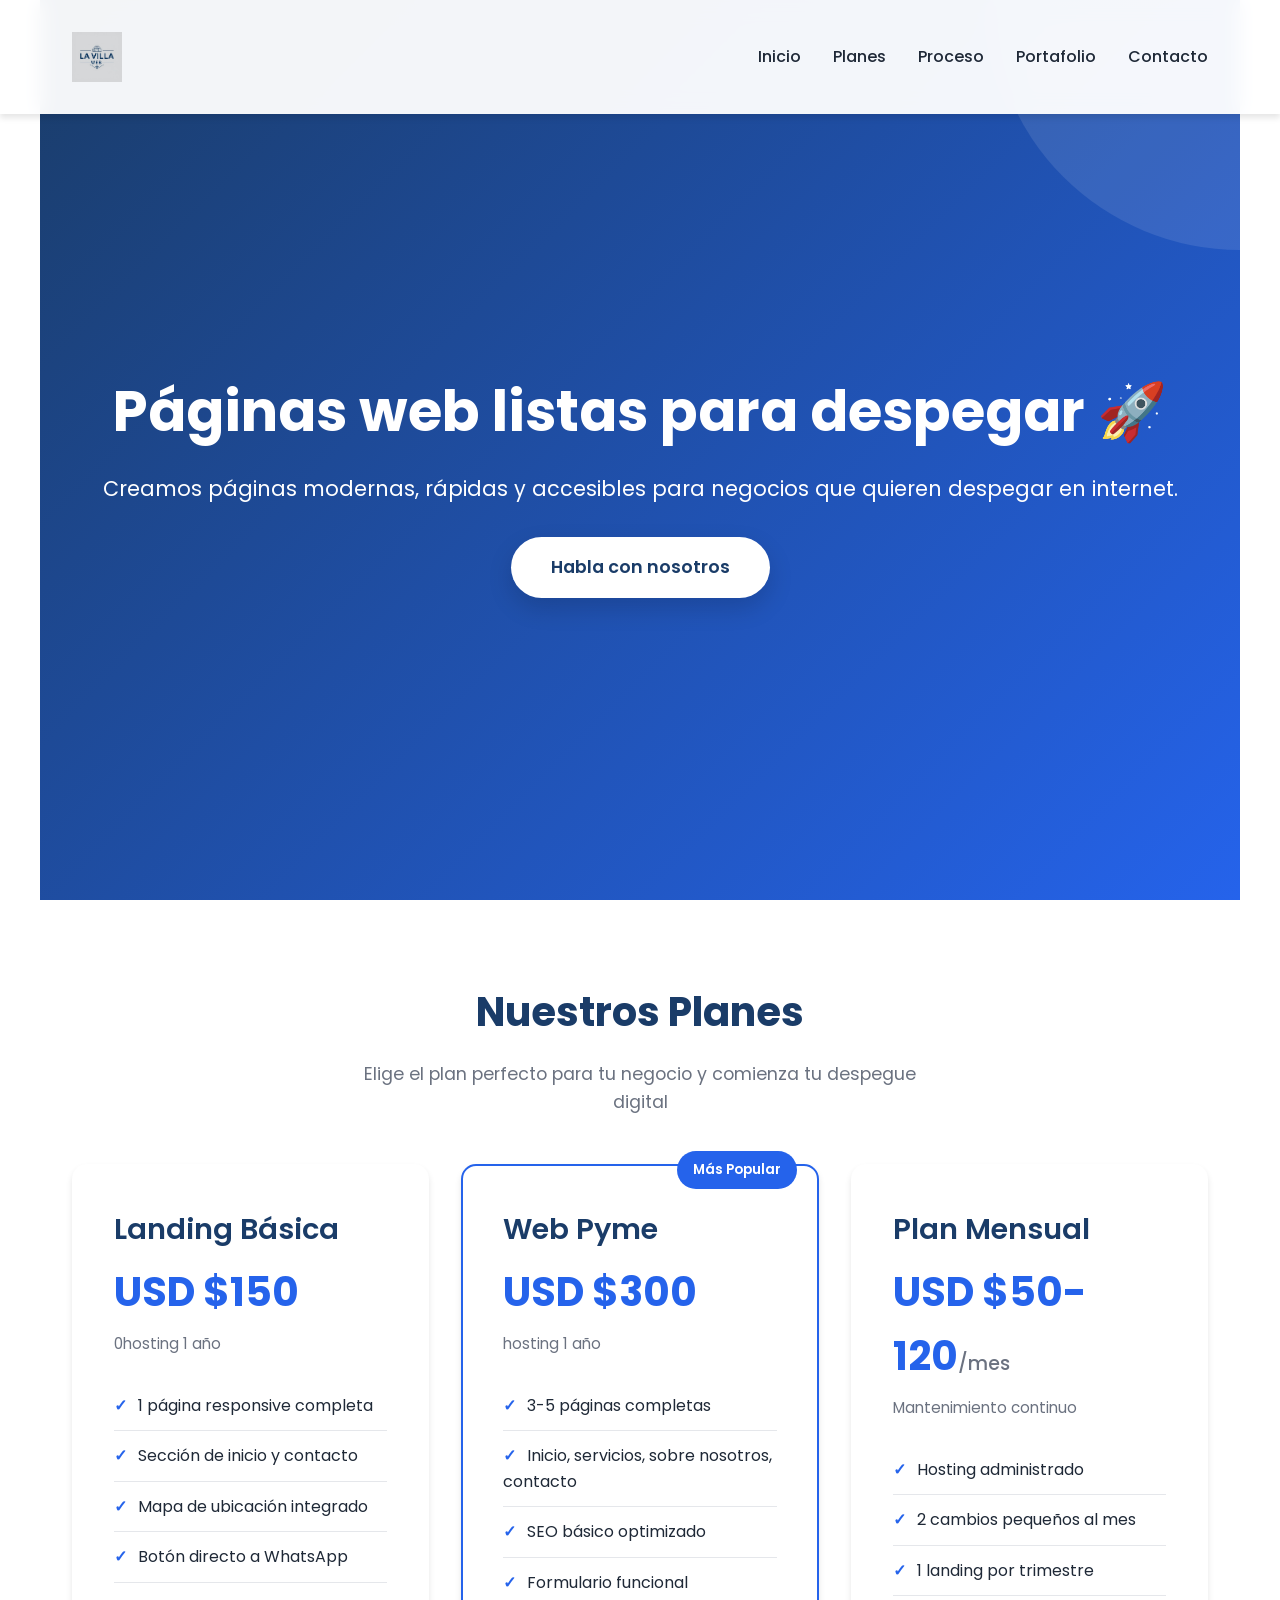
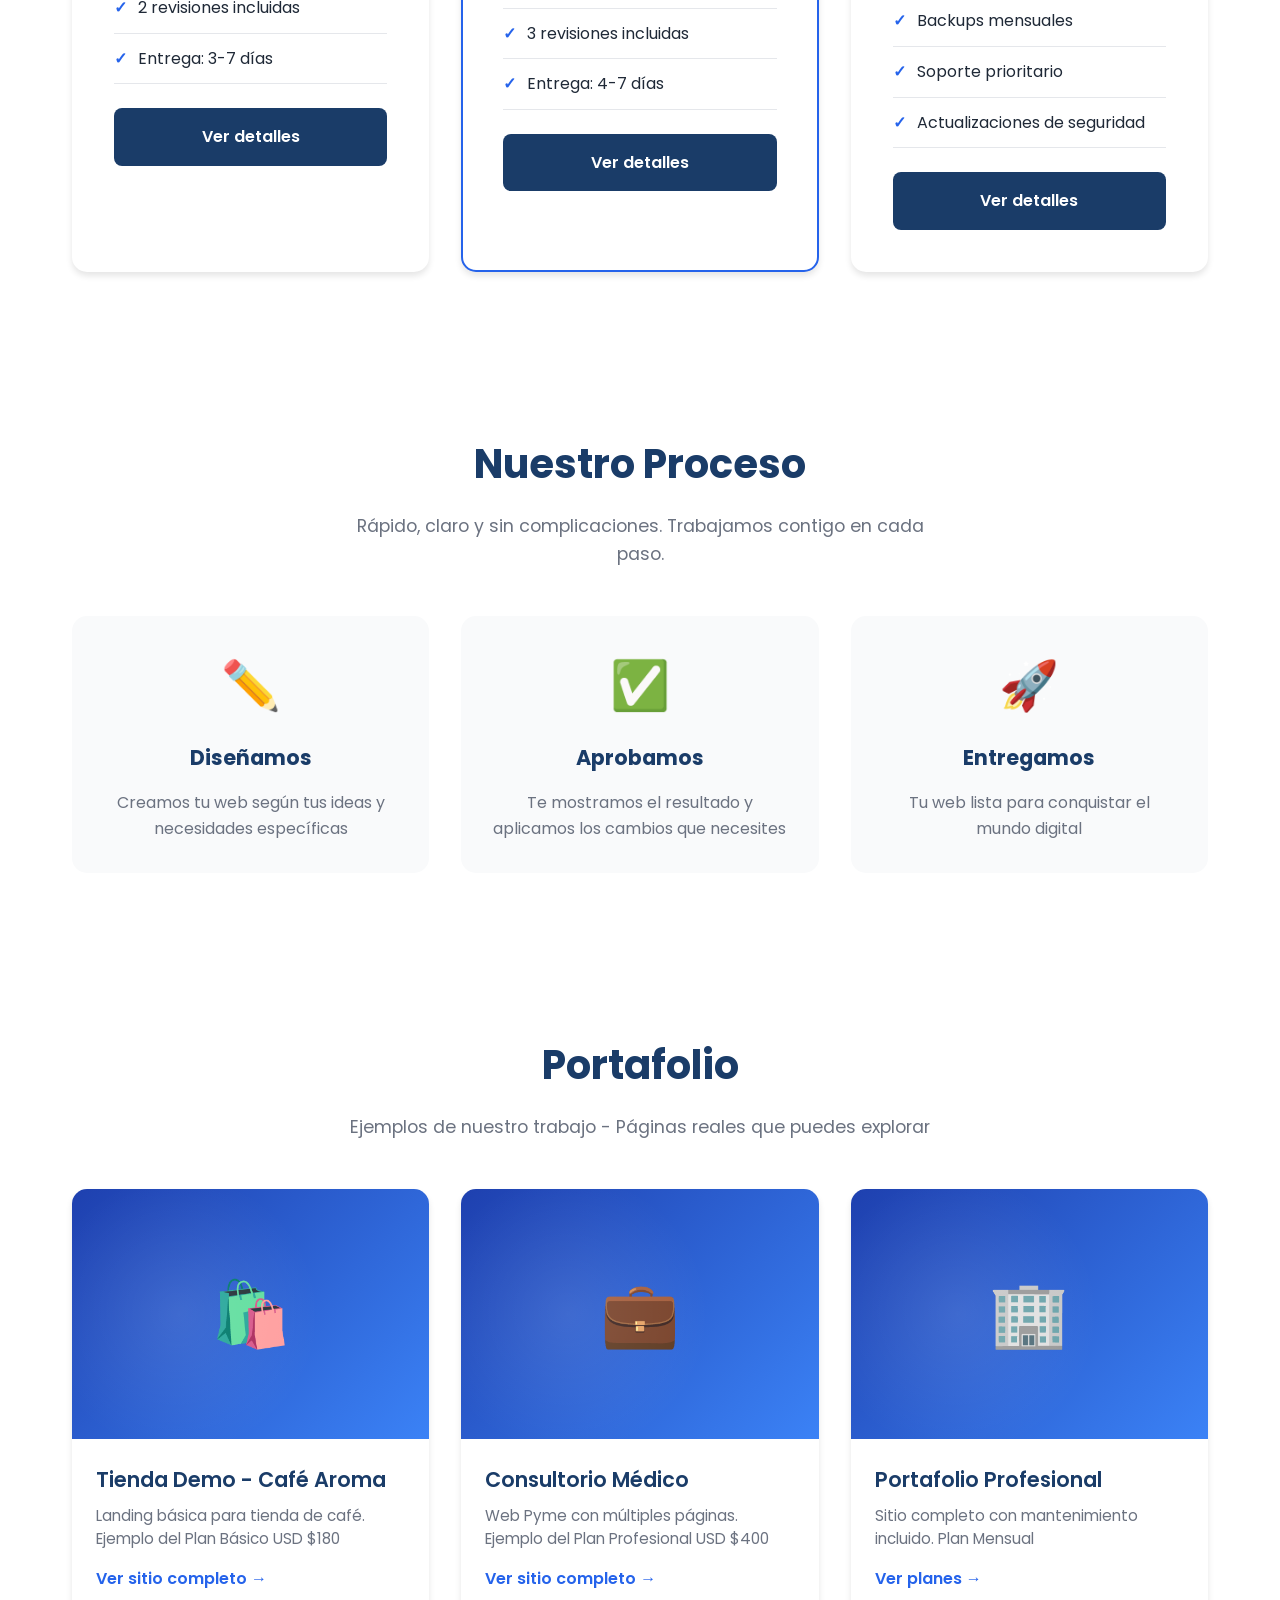
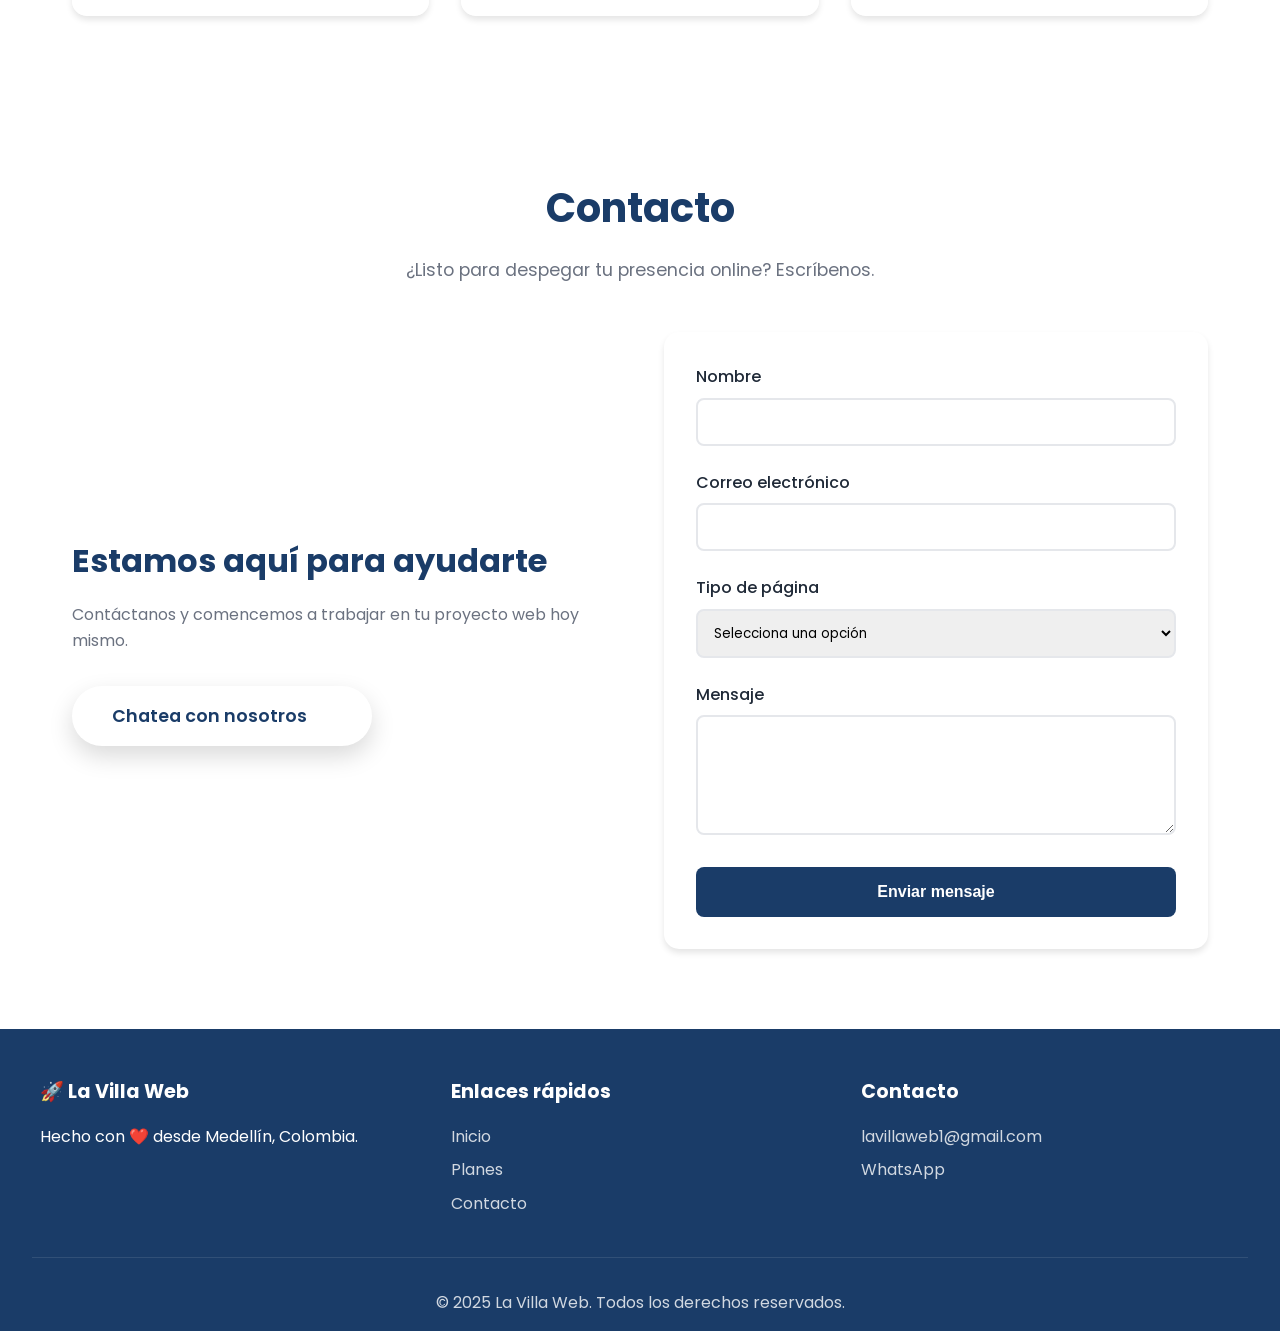
<file: index.html>
<!DOCTYPE html>
<html lang="es">
<head>
    <meta charset="UTF-8">
    <meta name="viewport" content="width=device-width, initial-scale=1.0">
    <title>La Villa Web - Páginas web listas para despegar 🚀</title>
    <link rel="icon" type="image/png" href="img/logo.png">
    <link rel="preconnect" href="https://fonts.googleapis.com">
    <link rel="preconnect" href="https://fonts.gstatic.com" crossorigin>
    <link href="https://fonts.googleapis.com/css2?family=Poppins:wght@300;400;500;600;700&display=swap" rel="stylesheet">
    <link rel="stylesheet" href="css/style.css">
</head>
<body>
    <!-- Header -->
    <header>
        <nav>
            <div class="logo"><a href="#inicio">
                <img src="img/Logo.png" alt="La Villa Web Logo" />
                </a>
            </div>
            <ul class="nav-links" id="navLinks">
                <li><a href="#inicio">Inicio</a></li>
                <li><a href="#planes">Planes</a></li>
                <li><a href="#proceso">Proceso</a></li>
                <li><a href="#portafolio">Portafolio</a></li>
                <li><a href="#contacto">Contacto</a></li>
            </ul>
            <div class="mobile-menu" id="mobileMenu">
                <span></span>
                <span></span>
                <span></span>
            </div>
        </nav>
    </header>

    <!-- Hero Section -->
    <section class="hero" id="inicio">
        <div class="hero-content">
            <h1>Páginas web listas para despegar 🚀</h1>
            <p>Creamos páginas modernas, rápidas y accesibles para negocios que quieren despegar en internet.</p>
            <a href="https://wa.me/573013203396" class="cta-button" target="_blank">Habla con nosotros</a>
        </div>
    </section>

    <!-- Planes Section -->
    <section id="planes">
        <h2 class="section-title">Nuestros Planes</h2>
        <p class="section-subtitle">Elige el plan perfecto para tu negocio y comienza tu despegue digital</p>
        
        <div class="planes-grid">
            <div class="plan-card">
                <h3 class="plan-title">Landing Básica</h3>
                <div class="plan-price">USD $150</div>
                <p class="plan-description">0hosting 1 año</p>
                <ul class="plan-features">
                    <li>1 página responsive completa</li>
                    <li>Sección de inicio y contacto</li>
                    <li>Mapa de ubicación integrado</li>
                    <li>Botón directo a WhatsApp</li>
                    <li>2 revisiones incluidas</li>
                    <li>Entrega: 3-7 días</li>
                </ul>
                <a href="#" class="plan-button" onclick="openModal('basico'); return false;">Ver detalles</a>
            </div>

            <div class="plan-card featured">
                <span class="plan-badge">Más Popular</span>
                <h3 class="plan-title">Web Pyme</h3>
                <div class="plan-price">USD $300</div>
                <p class="plan-description">hosting 1 año</p>
                <ul class="plan-features">
                    <li>3-5 páginas completas</li>
                    <li>Inicio, servicios, sobre nosotros, contacto</li>
                    <li>SEO básico optimizado</li>
                    <li>Formulario funcional</li>
                    <li>3 revisiones incluidas</li>
                    <li>Entrega: 4-7 días</li>
                </ul>
                <a href="#" class="plan-button" onclick="openModal('profesional'); return false;">Ver detalles</a>
            </div>

            <div class="plan-card">
                <h3 class="plan-title">Plan Mensual</h3>
                <div class="plan-price">USD $50-120<span>/mes</span></div>
                <p class="plan-description">Mantenimiento continuo</p>
                <ul class="plan-features">
                    <li>Hosting administrado</li>
                    <li>2 cambios pequeños al mes</li>
                    <li>1 landing por trimestre</li>
                    <li>Backups mensuales</li>
                    <li>Soporte prioritario</li>
                    <li>Actualizaciones de seguridad</li>
                </ul>
                <a href="#" class="plan-button" onclick="openModal('mensual'); return false;">Ver detalles</a>
            </div>
        </div>
    </section>

    <!-- Proceso Section -->
    <section id="proceso">
        <h2 class="section-title">Nuestro Proceso</h2>
        <p class="section-subtitle">Rápido, claro y sin complicaciones. Trabajamos contigo en cada paso.</p>
        
        <div class="proceso-grid">
            <div class="proceso-step">
                <div class="proceso-icon">✏️</div>
                <h3>Diseñamos</h3>
                <p class="proceso-description">Creamos tu web según tus ideas y necesidades específicas</p>
            </div>

            <div class="proceso-step">
                <div class="proceso-icon">✅</div>
                <h3>Aprobamos</h3>
                <p class="proceso-description">Te mostramos el resultado y aplicamos los cambios que necesites</p>
            </div>

            <div class="proceso-step">
                <div class="proceso-icon">🚀</div>
                <h3>Entregamos</h3>
                <p class="proceso-description">Tu web lista para conquistar el mundo digital</p>
            </div>
        </div>
    </section>

    <!-- Portafolio Section -->
    <section id="portafolio">
        <h2 class="section-title">Portafolio</h2>
        <p class="section-subtitle">Ejemplos de nuestro trabajo - Páginas reales que puedes explorar</p>
        
        <div class="portafolio-grid">
            <div class="portfolio-item">
                <div class="portfolio-image">🛍️</div>
                <div class="portfolio-info">
                    <h3>Tienda Demo - Café Aroma</h3>
                    <p>Landing básica para tienda de café. Ejemplo del Plan Básico USD $180</p>
                    <a href="Portafolio/cafearoma.html" target="_blank" class="portfolio-link">Ver sitio completo →</a>
                </div>
            </div>

            <div class="portfolio-item">
                <div class="portfolio-image">💼</div>
                <div class="portfolio-info">
                    <h3>Consultorio Médico</h3>
                    <p>Web Pyme con múltiples páginas. Ejemplo del Plan Profesional USD $400</p>
                    <a href="Portafolio/Dr.salud.html" target="_blank" class="portfolio-link">Ver sitio completo →</a>
                </div>
            </div>

            <div class="portfolio-item">
                <div class="portfolio-image">🏢</div>
                <div class="portfolio-info">
                    <h3>Portafolio Profesional</h3>
                    <p>Sitio completo con mantenimiento incluido. Plan Mensual</p>
                    <a href="#planes" class="portfolio-link">Ver planes →</a>
                </div>
            </div>
        </div>
    </section>
    <!-- Contacto Section -->
    <section id="contacto">
        <h2 class="section-title">Contacto</h2>
        <p class="section-subtitle">¿Listo para despegar tu presencia online? Escríbenos.</p>
        
        <div class="contacto-content">
            <div class="contacto-info">
                <h3>Estamos aquí para ayudarte</h3>
                <p style="margin-bottom: 2rem; color: var(--text-light);">Contáctanos y comencemos a trabajar en tu proyecto web hoy mismo.</p>
                <a href="https://wa.me/573013203396" class="cta-button" target="_blank" style="max-width: 300px;">Chatea con nosotros</a>
            </div>

            <form class="contacto-form" action="https://formspree.io/f/mpwowrvo" method="POST">
                <div class="form-group">
                    <label for="nombre">Nombre</label>
                    <input type="text" id="nombre" name="nombre" required>
                </div>

                <div class="form-group">
                    <label for="correo">Correo electrónico</label>
                    <input type="email" id="correo" name="correo" required>
                </div>

                <div class="form-group">
                    <label for="tipo">Tipo de página</label>
                    <select id="tipo" name="tipo" required>
                        <option value="">Selecciona una opción</option>
                        <option value="Landing Básica">Landing Básica</option>
                        <option value="Web Pyme">Web Pyme</option>
                        <option value="Plan Premium">Plan Premium</option>
                    </select>
                </div>

                <div class="form-group">
                    <label for="mensaje">Mensaje</label>
                    <textarea id="mensaje" name="mensaje" required></textarea>
                </div>

                <!-- Redirección después del envío -->
                <input type="hidden" name="_next" value="https://lavillaweb.github.io/gracias.html">
                <input type="hidden" name="_subject" value="Nuevo mensaje desde el formulario de La Villa Web">

                <button type="submit" class="submit-button">Enviar mensaje</button>
            </form>
        </div>
    </section>

    <!-- Footer -->
    <footer>
        <div class="footer-content">
            <div class="footer-section">
                <h3>🚀 La Villa Web</h3>
                <p>Hecho con ❤️ desde Medellín, Colombia.</p>
            </div>

            <div class="footer-section">
                <h3>Enlaces rápidos</h3>
                <a href="#inicio">Inicio</a>
                <a href="#planes">Planes</a>
                <a href="#contacto">Contacto</a>
            </div>

            <div class="footer-section">
                <h3>Contacto</h3>
                <a href="mailto:lavillaweb1@gmail.com">lavillaweb1@gmail.com</a>
                <a href="https://wa.me/573013203396" target="_blank">WhatsApp</a>
            </div>
        </div>

        <div class="footer-bottom">
            <p>&copy; 2025 La Villa Web. Todos los derechos reservados.</p>
        </div>
    </footer>

    <!-- Modal -->
    <div id="planModal" class="modal">
        <div class="modal-content">
            <span class="close-modal" onclick="closeModal()">&times;</span>
            <div id="modalBody"></div>
        </div>
    </div>

    <script src="js/main.js"></script>
</body>
</html>
</file>
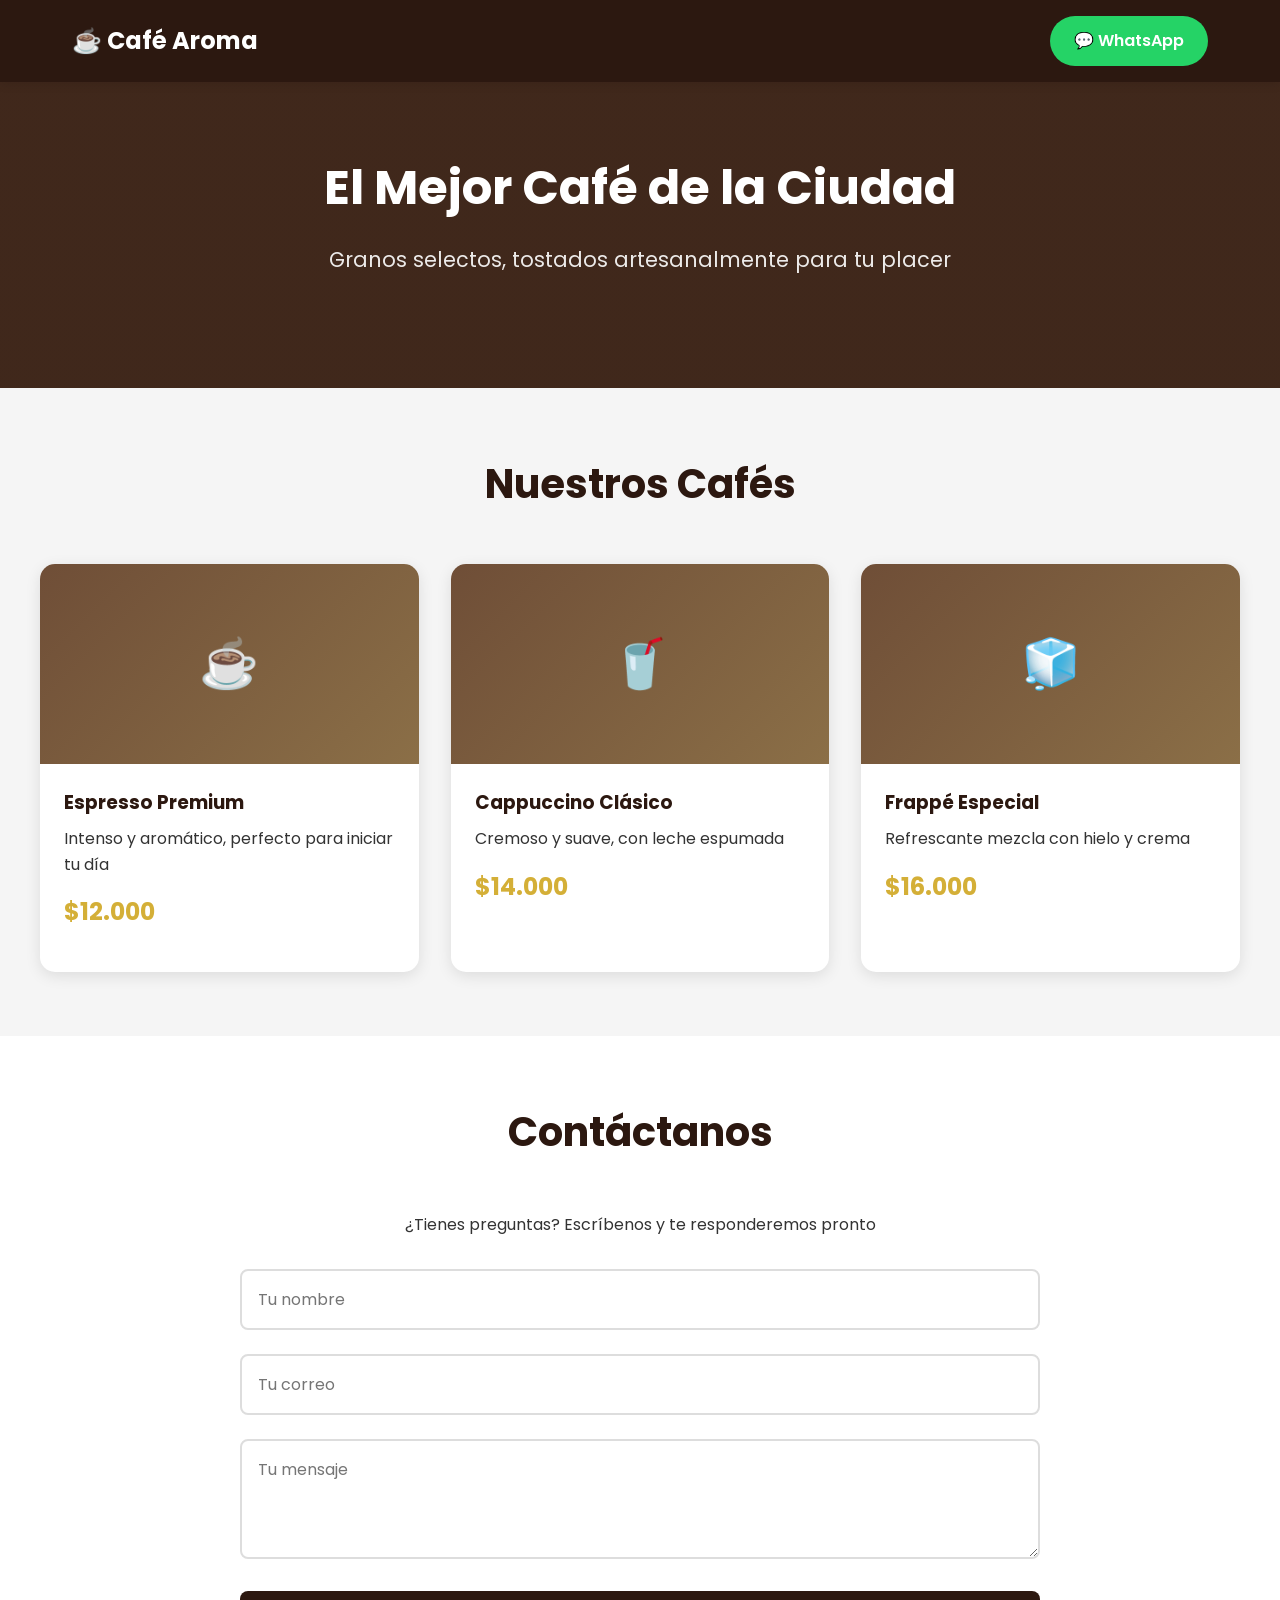
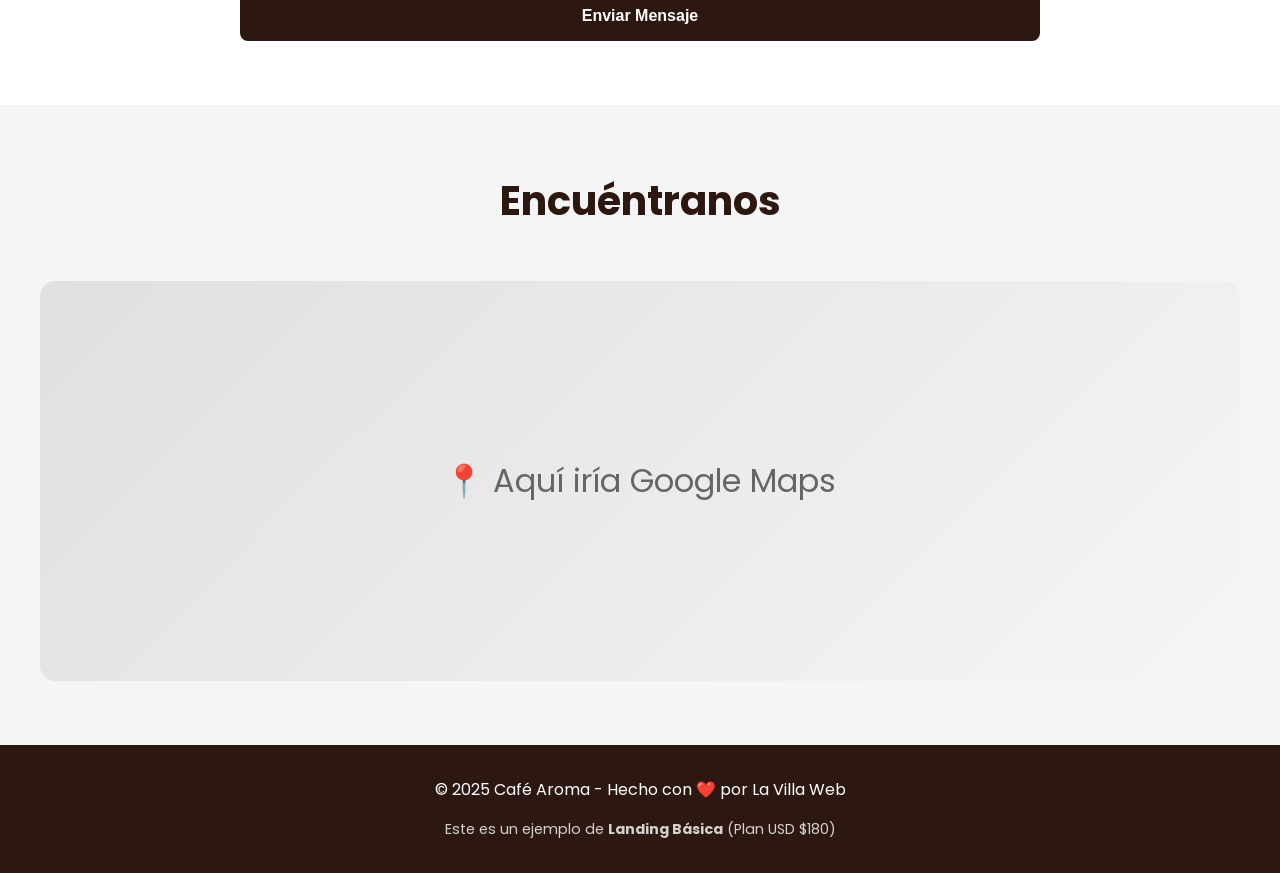
<file: cafearoma.html>
<!DOCTYPE html>
<html lang="es">
<head>
    <meta charset="UTF-8">
    <meta name="viewport" content="width=device-width, initial-scale=1.0">
    <title>Tienda Café Aroma - Ejemplo Landing Básica</title>
    <link href="https://fonts.googleapis.com/css2?family=Poppins:wght@300;400;600;700&display=swap" rel="stylesheet">
    <style>
        * {
            margin: 0;
            padding: 0;
            box-sizing: border-box;
        }

        body {
            font-family: 'Poppins', sans-serif;
            color: #333;
            line-height: 1.6;
        }

        /* Header */
        header {
            background: #2c1810;
            color: white;
            padding: 1rem 0;
            position: fixed;
            width: 100%;
            top: 0;
            z-index: 100;
            box-shadow: 0 2px 10px rgba(0,0,0,0.1);
        }

        nav {
            max-width: 1200px;
            margin: 0 auto;
            padding: 0 2rem;
            display: flex;
            justify-content: space-between;
            align-items: center;
        }

        .logo {
            font-size: 1.5rem;
            font-weight: 700;
        }

        .whatsapp-btn {
            background: #25D366;
            color: white;
            padding: 0.75rem 1.5rem;
            border-radius: 25px;
            text-decoration: none;
            font-weight: 600;
            transition: all 0.3s;
        }

        .whatsapp-btn:hover {
            background: #128C7E;
            transform: translateY(-2px);
        }

        /* Hero */
        .hero {
            background: linear-gradient(rgba(44, 24, 16, 0.7), rgba(44, 24, 16, 0.7)), 
                        url('data:image/svg+xml,<svg xmlns="http://www.w3.org/2000/svg" viewBox="0 0 1200 600"><rect fill="%236F4E37" width="1200" height="600"/></svg>');
            background-size: cover;
            background-position: center;
            color: white;
            padding: 150px 2rem 80px;
            text-align: center;
        }

        .hero h1 {
            font-size: 3rem;
            margin-bottom: 1rem;
            animation: fadeInUp 1s ease;
        }

        .hero p {
            font-size: 1.3rem;
            margin-bottom: 2rem;
            opacity: 0.9;
        }

        @keyframes fadeInUp {
            from {
                opacity: 0;
                transform: translateY(30px);
            }
            to {
                opacity: 1;
                transform: translateY(0);
            }
        }

        /* Productos */
        .productos {
            padding: 4rem 2rem;
            background: #f5f5f5;
        }

        .container {
            max-width: 1200px;
            margin: 0 auto;
        }

        h2 {
            text-align: center;
            font-size: 2.5rem;
            color: #2c1810;
            margin-bottom: 3rem;
        }

        .productos-grid {
            display: grid;
            grid-template-columns: repeat(auto-fit, minmax(280px, 1fr));
            gap: 2rem;
        }

        .producto-card {
            background: white;
            border-radius: 15px;
            overflow: hidden;
            box-shadow: 0 4px 15px rgba(0,0,0,0.1);
            transition: transform 0.3s;
        }

        .producto-card:hover {
            transform: translateY(-10px);
        }

        .producto-img {
            height: 200px;
            background: linear-gradient(135deg, #6F4E37, #8B6F47);
            display: flex;
            align-items: center;
            justify-content: center;
            font-size: 3rem;
        }

        .producto-info {
            padding: 1.5rem;
        }

        .producto-info h3 {
            color: #2c1810;
            margin-bottom: 0.5rem;
        }

        .precio {
            color: #D4AF37;
            font-size: 1.5rem;
            font-weight: 700;
            margin: 1rem 0;
        }

        /* Contacto */
        .contacto {
            padding: 4rem 2rem;
            background: white;
        }

        .contacto-content {
            max-width: 800px;
            margin: 0 auto;
            text-align: center;
        }

        .contact-form {
            display: grid;
            gap: 1.5rem;
            margin-top: 2rem;
        }

        .form-group input,
        .form-group textarea {
            width: 100%;
            padding: 1rem;
            border: 2px solid #ddd;
            border-radius: 8px;
            font-family: 'Poppins', sans-serif;
            font-size: 1rem;
        }

        .form-group textarea {
            min-height: 120px;
            resize: vertical;
        }

        .submit-btn {
            background: #2c1810;
            color: white;
            padding: 1rem 2rem;
            border: none;
            border-radius: 8px;
            font-size: 1rem;
            font-weight: 600;
            cursor: pointer;
            transition: all 0.3s;
        }

        .submit-btn:hover {
            background: #1a0f09;
        }

        /* Mapa */
        .mapa {
            padding: 4rem 2rem;
            background: #f5f5f5;
        }

        .mapa-container {
            max-width: 1200px;
            margin: 0 auto;
            text-align: center;
        }

        .mapa-placeholder {
            width: 100%;
            height: 400px;
            background: linear-gradient(135deg, #e0e0e0, #f5f5f5);
            border-radius: 15px;
            display: flex;
            align-items: center;
            justify-content: center;
            font-size: 2rem;
            color: #666;
            margin-top: 2rem;
        }

        /* Footer */
        footer {
            background: #2c1810;
            color: white;
            padding: 2rem;
            text-align: center;
        }

        /* Responsive */
        @media (max-width: 768px) {
            .hero h1 {
                font-size: 2rem;
            }

            h2 {
                font-size: 2rem;
            }
        }
    </style>
</head>
<body>
    <!-- Header -->
    <header>
        <nav>
            <div class="logo">☕ Café Aroma</div>
            <a href="https://wa.me/573013203396" class="whatsapp-btn" target="_blank">
                💬 WhatsApp
            </a>
        </nav>
    </header>

    <!-- Hero -->
    <section class="hero">
        <div class="container">
            <h1>El Mejor Café de la Ciudad</h1>
            <p>Granos selectos, tostados artesanalmente para tu placer</p>
        </div>
    </section>

    <!-- Productos -->
    <section class="productos">
        <div class="container">
            <h2>Nuestros Cafés</h2>
            <div class="productos-grid">
                <div class="producto-card">
                    <div class="producto-img">☕</div>
                    <div class="producto-info">
                        <h3>Espresso Premium</h3>
                        <p>Intenso y aromático, perfecto para iniciar tu día</p>
                        <div class="precio">$12.000</div>
                    </div>
                </div>

                <div class="producto-card">
                    <div class="producto-img">🥤</div>
                    <div class="producto-info">
                        <h3>Cappuccino Clásico</h3>
                        <p>Cremoso y suave, con leche espumada</p>
                        <div class="precio">$14.000</div>
                    </div>
                </div>

                <div class="producto-card">
                    <div class="producto-img">🧊</div>
                    <div class="producto-info">
                        <h3>Frappé Especial</h3>
                        <p>Refrescante mezcla con hielo y crema</p>
                        <div class="precio">$16.000</div>
                    </div>
                </div>
            </div>
        </div>
    </section>

    <!-- Contacto -->
    <section class="contacto">
        <div class="contacto-content">
            <h2>Contáctanos</h2>
            <p>¿Tienes preguntas? Escríbenos y te responderemos pronto</p>
            
            <form class="contact-form" onsubmit="event.preventDefault(); alert('Formulario de demostración');">
                <div class="form-group">
                    <input type="text" placeholder="Tu nombre" required>
                </div>
                <div class="form-group">
                    <input type="email" placeholder="Tu correo" required>
                </div>
                <div class="form-group">
                    <textarea placeholder="Tu mensaje" required></textarea>
                </div>
                <button type="submit" class="submit-btn">Enviar Mensaje</button>
            </form>
        </div>
    </section>

    <!-- Mapa -->
    <section class="mapa">
        <div class="mapa-container">
            <h2>Encuéntranos</h2>
            <div class="mapa-placeholder">
                📍 Aquí iría Google Maps
            </div>
        </div>
    </section>

    <!-- Footer -->
    <footer>
        <p>© 2025 Café Aroma - Hecho con ❤️ por La Villa Web</p>
        <p style="margin-top: 1rem; opacity: 0.8; font-size: 0.9rem;">
            Este es un ejemplo de <strong>Landing Básica</strong> (Plan USD $180)
        </p>
    </footer>
</body>
</html>
</file>
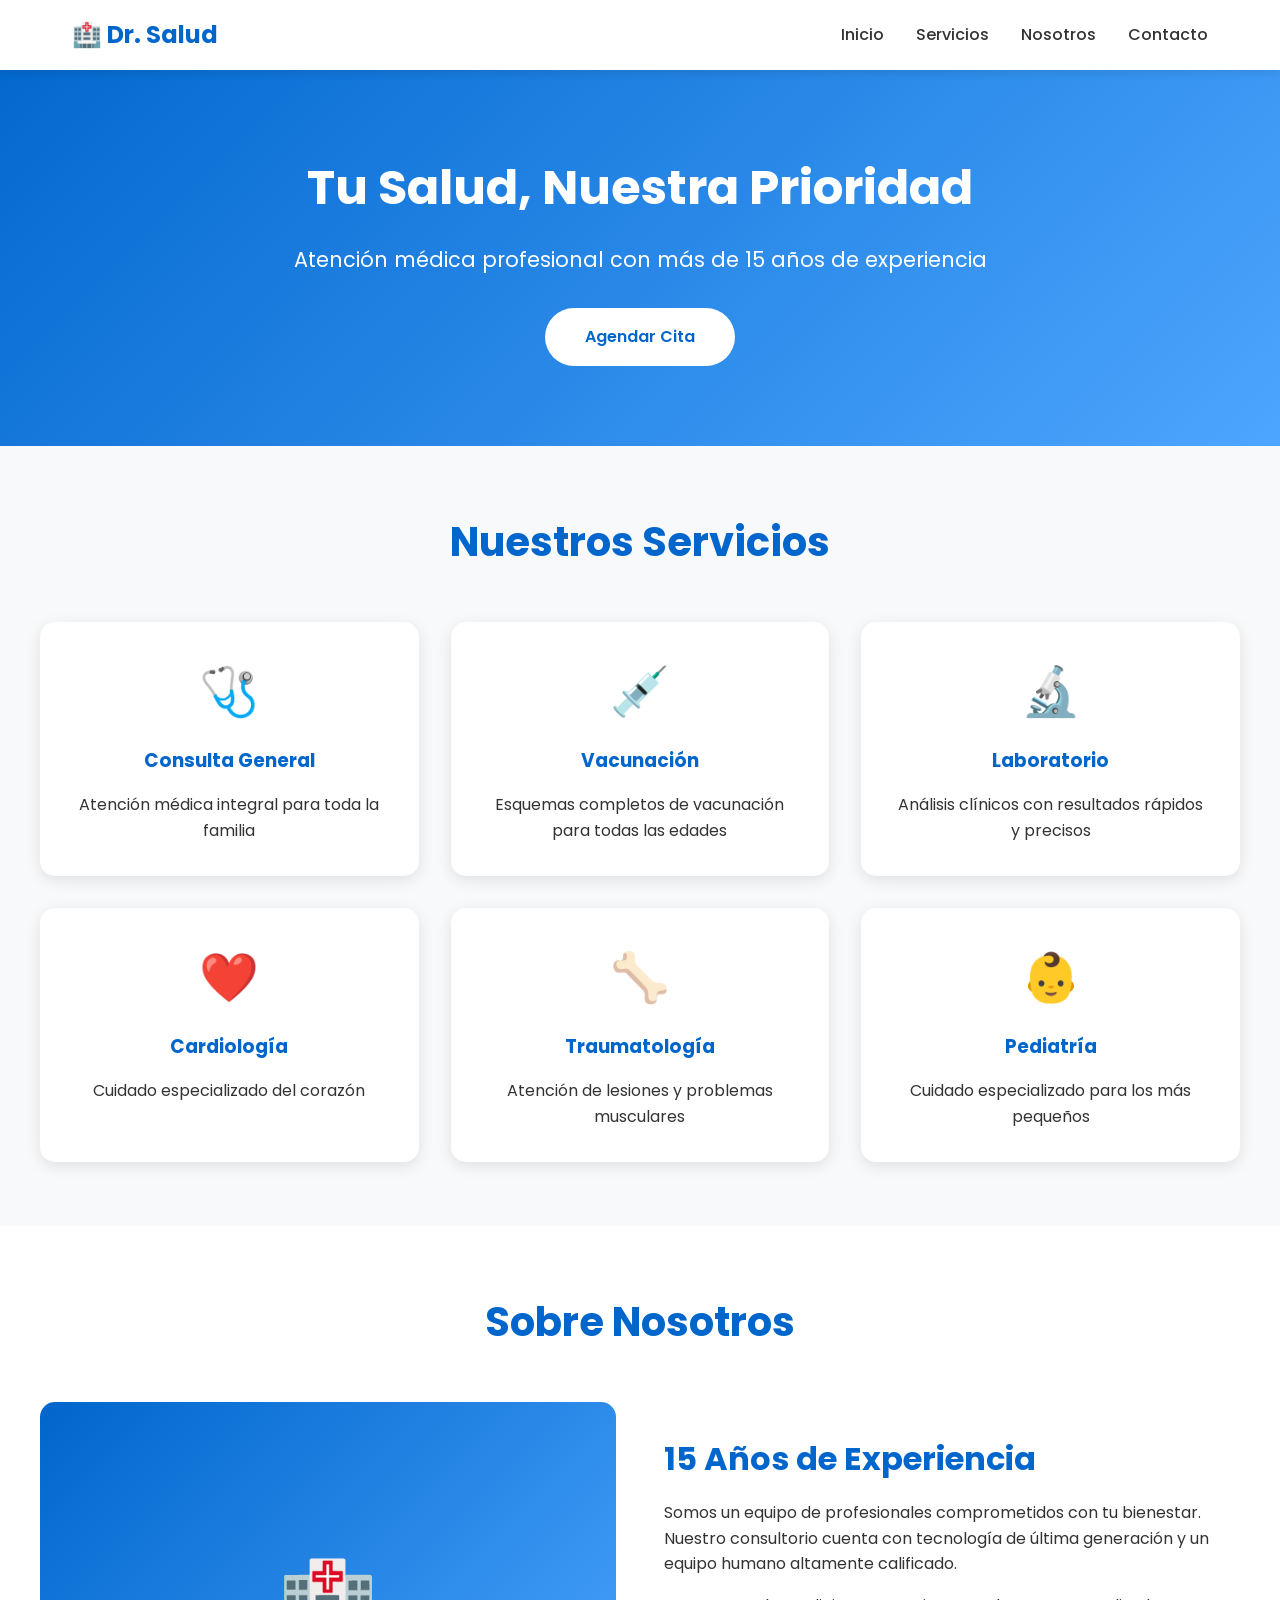
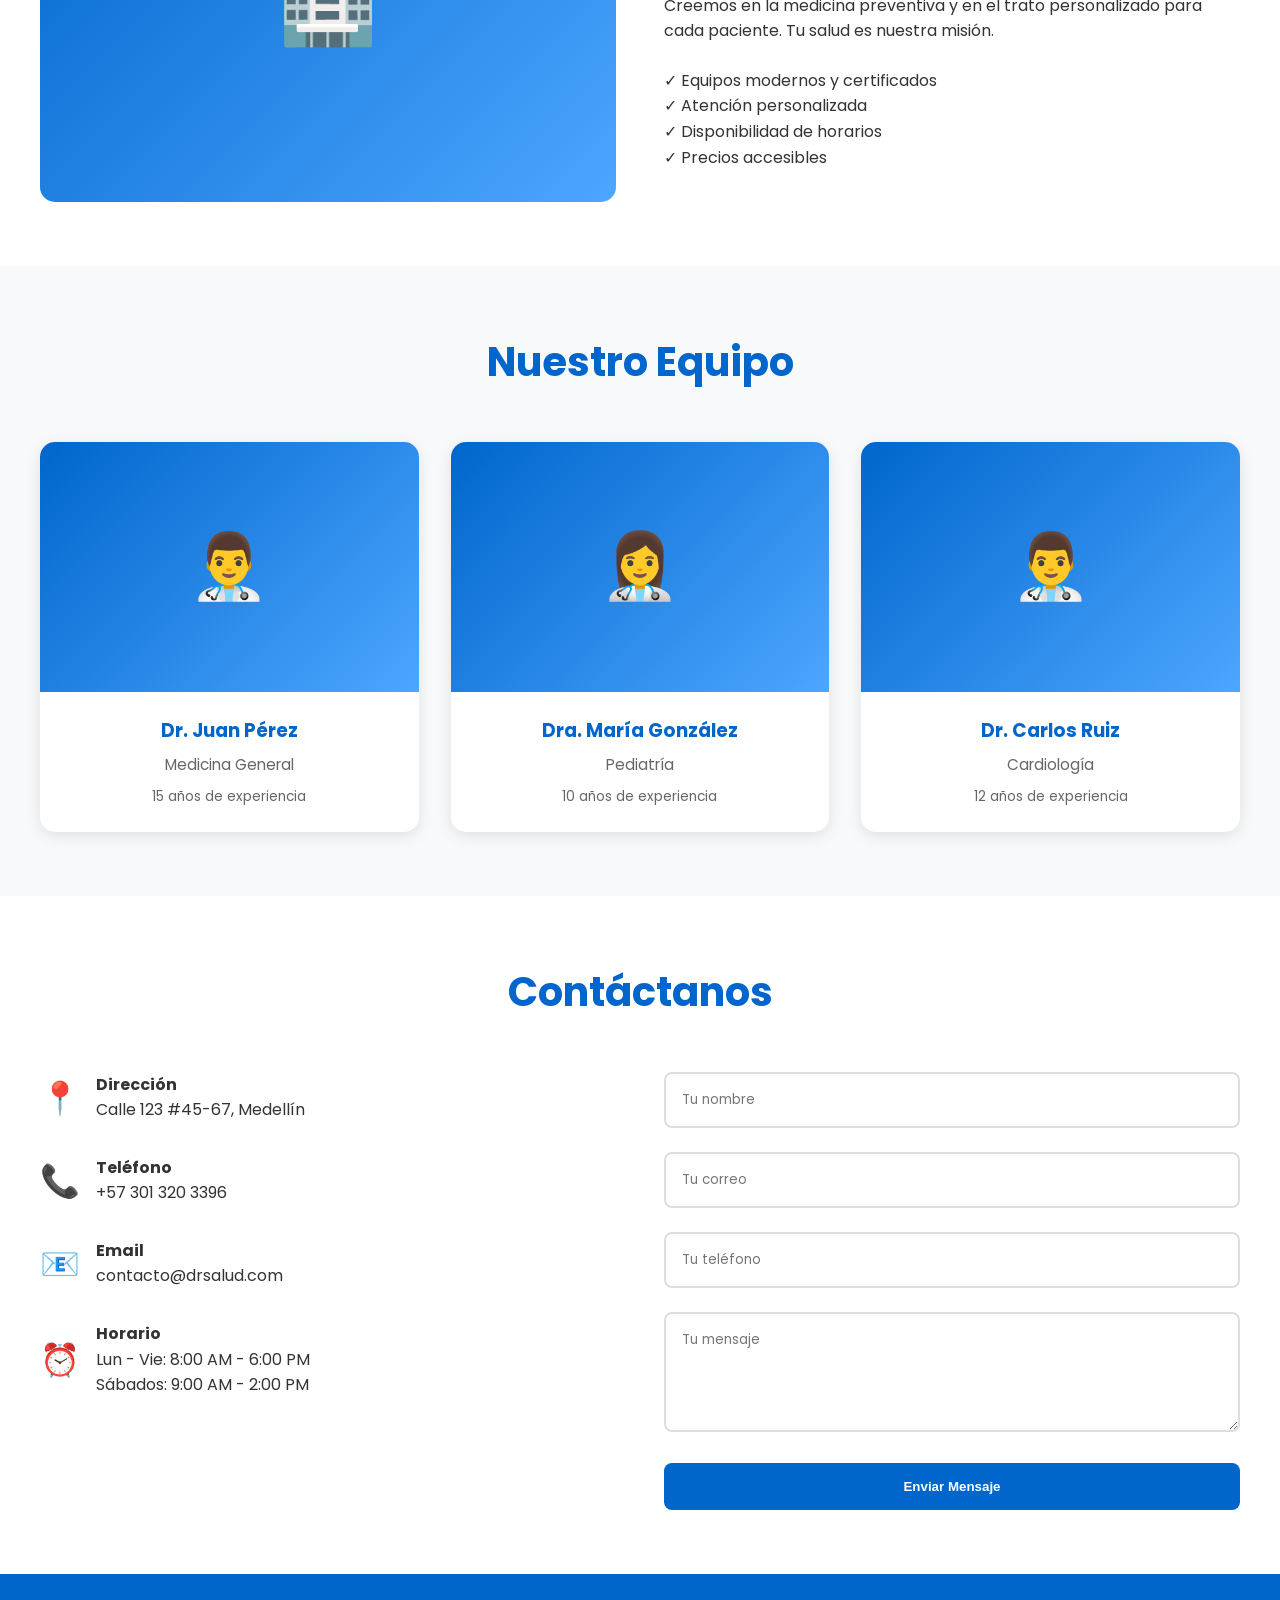
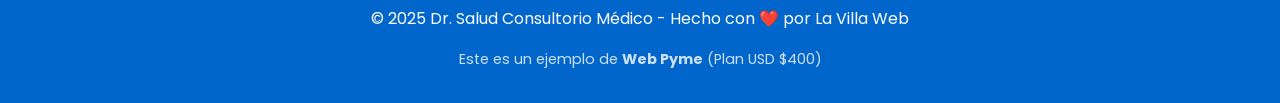
<file: Dr.salud.html>
<!DOCTYPE html>
<html lang="es">
<head>
    <meta charset="UTF-8">
    <meta name="viewport" content="width=device-width, initial-scale=1.0">
    <title>Dr. Salud - Consultorio Médico | Ejemplo Web Pyme</title>
    <link href="https://fonts.googleapis.com/css2?family=Poppins:wght@300;400;600;700&display=swap" rel="stylesheet">
    <style>
        * {
            margin: 0;
            padding: 0;
            box-sizing: border-box;
        }

        body {
            font-family: 'Poppins', sans-serif;
            color: #333;
            line-height: 1.6;
        }

        /* Header */
        header {
            background: white;
            box-shadow: 0 2px 10px rgba(0,0,0,0.1);
            position: fixed;
            width: 100%;
            top: 0;
            z-index: 100;
        }

        nav {
            max-width: 1200px;
            margin: 0 auto;
            padding: 1rem 2rem;
            display: flex;
            justify-content: space-between;
            align-items: center;
        }

        .logo {
            font-size: 1.5rem;
            font-weight: 700;
            color: #0066cc;
        }

        .nav-links {
            display: flex;
            gap: 2rem;
            list-style: none;
        }

        .nav-links a {
            color: #333;
            text-decoration: none;
            font-weight: 500;
            transition: color 0.3s;
        }

        .nav-links a:hover {
            color: #0066cc;
        }

        /* Hero */
        .hero {
            background: linear-gradient(135deg, #0066cc, #4da6ff);
            color: white;
            padding: 150px 2rem 80px;
            text-align: center;
        }

        .hero h1 {
            font-size: 3rem;
            margin-bottom: 1rem;
        }

        .hero p {
            font-size: 1.3rem;
            margin-bottom: 2rem;
        }

        .cta-btn {
            background: white;
            color: #0066cc;
            padding: 1rem 2.5rem;
            border-radius: 50px;
            text-decoration: none;
            font-weight: 600;
            display: inline-block;
            transition: all 0.3s;
        }

        .cta-btn:hover {
            transform: translateY(-3px);
            box-shadow: 0 10px 25px rgba(0,0,0,0.2);
        }

        /* Secciones */
        section {
            padding: 4rem 2rem;
        }

        .container {
            max-width: 1200px;
            margin: 0 auto;
        }

        h2 {
            text-align: center;
            font-size: 2.5rem;
            color: #0066cc;
            margin-bottom: 3rem;
        }

        /* Servicios */
        .servicios {
            background: #f8f9fa;
        }

        .servicios-grid {
            display: grid;
            grid-template-columns: repeat(auto-fit, minmax(280px, 1fr));
            gap: 2rem;
        }

        .servicio-card {
            background: white;
            padding: 2rem;
            border-radius: 15px;
            box-shadow: 0 4px 15px rgba(0,0,0,0.1);
            text-align: center;
            transition: transform 0.3s;
        }

        .servicio-card:hover {
            transform: translateY(-10px);
        }

        .servicio-icon {
            font-size: 3rem;
            margin-bottom: 1rem;
        }

        .servicio-card h3 {
            color: #0066cc;
            margin-bottom: 1rem;
        }

        /* Sobre Nosotros */
        .sobre-nosotros {
            background: white;
        }

        .sobre-content {
            display: grid;
            grid-template-columns: 1fr 1fr;
            gap: 3rem;
            align-items: center;
        }

        .sobre-image {
            background: linear-gradient(135deg, #0066cc, #4da6ff);
            height: 400px;
            border-radius: 15px;
            display: flex;
            align-items: center;
            justify-content: center;
            font-size: 5rem;
            color: white;
        }

        .sobre-text h3 {
            color: #0066cc;
            font-size: 2rem;
            margin-bottom: 1rem;
        }

        /* Equipo */
        .equipo {
            background: #f8f9fa;
        }

        .equipo-grid {
            display: grid;
            grid-template-columns: repeat(auto-fit, minmax(250px, 1fr));
            gap: 2rem;
        }

        .doctor-card {
            background: white;
            border-radius: 15px;
            overflow: hidden;
            box-shadow: 0 4px 15px rgba(0,0,0,0.1);
            text-align: center;
        }

        .doctor-img {
            background: linear-gradient(135deg, #0066cc, #4da6ff);
            height: 250px;
            display: flex;
            align-items: center;
            justify-content: center;
            font-size: 4rem;
            color: white;
        }

        .doctor-info {
            padding: 1.5rem;
        }

        .doctor-info h3 {
            color: #0066cc;
            margin-bottom: 0.5rem;
        }

        .doctor-info p {
            color: #666;
            font-size: 0.95rem;
        }

        /* Contacto */
        .contacto {
            background: white;
        }

        .contacto-grid {
            display: grid;
            grid-template-columns: 1fr 1fr;
            gap: 3rem;
        }

        .contact-info {
            display: flex;
            flex-direction: column;
            gap: 2rem;
        }

        .info-item {
            display: flex;
            align-items: center;
            gap: 1rem;
        }

        .info-icon {
            font-size: 2rem;
            color: #0066cc;
        }

        .contact-form {
            display: grid;
            gap: 1.5rem;
        }

        .form-group input,
        .form-group textarea {
            width: 100%;
            padding: 1rem;
            border: 2px solid #ddd;
            border-radius: 8px;
            font-family: 'Poppins', sans-serif;
        }

        .form-group textarea {
            min-height: 120px;
        }

        .submit-btn {
            background: #0066cc;
            color: white;
            padding: 1rem 2rem;
            border: none;
            border-radius: 8px;
            font-weight: 600;
            cursor: pointer;
            transition: all 0.3s;
        }

        .submit-btn:hover {
            background: #0052a3;
        }

        /* Footer */
        footer {
            background: #0066cc;
            color: white;
            padding: 2rem;
            text-align: center;
        }

        /* Responsive */
        @media (max-width: 768px) {
            .nav-links {
                display: none;
            }

            .hero h1 {
                font-size: 2rem;
            }

            .sobre-content,
            .contacto-grid {
                grid-template-columns: 1fr;
            }
        }
    </style>
</head>
<body>
    <!-- Header -->
    <header>
        <nav>
            <div class="logo">🏥 Dr. Salud</div>
            <ul class="nav-links">
                <li><a href="#inicio">Inicio</a></li>
                <li><a href="#servicios">Servicios</a></li>
                <li><a href="#nosotros">Nosotros</a></li>
                <li><a href="#contacto">Contacto</a></li>
            </ul>
        </nav>
    </header>

    <!-- Hero -->
    <section class="hero" id="inicio">
        <div class="container">
            <h1>Tu Salud, Nuestra Prioridad</h1>
            <p>Atención médica profesional con más de 15 años de experiencia</p>
            <a href="#contacto" class="cta-btn">Agendar Cita</a>
        </div>
    </section>

    <!-- Servicios -->
    <section class="servicios" id="servicios">
        <div class="container">
            <h2>Nuestros Servicios</h2>
            <div class="servicios-grid">
                <div class="servicio-card">
                    <div class="servicio-icon">🩺</div>
                    <h3>Consulta General</h3>
                    <p>Atención médica integral para toda la familia</p>
                </div>

                <div class="servicio-card">
                    <div class="servicio-icon">💉</div>
                    <h3>Vacunación</h3>
                    <p>Esquemas completos de vacunación para todas las edades</p>
                </div>

                <div class="servicio-card">
                    <div class="servicio-icon">🔬</div>
                    <h3>Laboratorio</h3>
                    <p>Análisis clínicos con resultados rápidos y precisos</p>
                </div>

                <div class="servicio-card">
                    <div class="servicio-icon">❤️</div>
                    <h3>Cardiología</h3>
                    <p>Cuidado especializado del corazón</p>
                </div>

                <div class="servicio-card">
                    <div class="servicio-icon">🦴</div>
                    <h3>Traumatología</h3>
                    <p>Atención de lesiones y problemas musculares</p>
                </div>

                <div class="servicio-card">
                    <div class="servicio-icon">👶</div>
                    <h3>Pediatría</h3>
                    <p>Cuidado especializado para los más pequeños</p>
                </div>
            </div>
        </div>
    </section>

    <!-- Sobre Nosotros -->
    <section class="sobre-nosotros" id="nosotros">
        <div class="container">
            <h2>Sobre Nosotros</h2>
            <div class="sobre-content">
                <div class="sobre-image">🏥</div>
                <div class="sobre-text">
                    <h3>15 Años de Experiencia</h3>
                    <p>Somos un equipo de profesionales comprometidos con tu bienestar. Nuestro consultorio cuenta con tecnología de última generación y un equipo humano altamente calificado.</p>
                    <p style="margin-top: 1rem;">Creemos en la medicina preventiva y en el trato personalizado para cada paciente. Tu salud es nuestra misión.</p>
                    <ul style="margin-top: 1.5rem; list-style: none;">
                        <li>✓ Equipos modernos y certificados</li>
                        <li>✓ Atención personalizada</li>
                        <li>✓ Disponibilidad de horarios</li>
                        <li>✓ Precios accesibles</li>
                    </ul>
                </div>
            </div>
        </div>
    </section>

    <!-- Equipo -->
    <section class="equipo">
        <div class="container">
            <h2>Nuestro Equipo</h2>
            <div class="equipo-grid">
                <div class="doctor-card">
                    <div class="doctor-img">👨‍⚕️</div>
                    <div class="doctor-info">
                        <h3>Dr. Juan Pérez</h3>
                        <p>Medicina General</p>
                        <p style="margin-top: 0.5rem; font-size: 0.85rem;">15 años de experiencia</p>
                    </div>
                </div>

                <div class="doctor-card">
                    <div class="doctor-img">👩‍⚕️</div>
                    <div class="doctor-info">
                        <h3>Dra. María González</h3>
                        <p>Pediatría</p>
                        <p style="margin-top: 0.5rem; font-size: 0.85rem;">10 años de experiencia</p>
                    </div>
                </div>

                <div class="doctor-card">
                    <div class="doctor-img">👨‍⚕️</div>
                    <div class="doctor-info">
                        <h3>Dr. Carlos Ruiz</h3>
                        <p>Cardiología</p>
                        <p style="margin-top: 0.5rem; font-size: 0.85rem;">12 años de experiencia</p>
                    </div>
                </div>
            </div>
        </div>
    </section>

    <!-- Contacto -->
    <section class="contacto" id="contacto">
        <div class="container">
            <h2>Contáctanos</h2>
            <div class="contacto-grid">
                <div class="contact-info">
                    <div class="info-item">
                        <div class="info-icon">📍</div>
                        <div>
                            <strong>Dirección</strong>
                            <p>Calle 123 #45-67, Medellín</p>
                        </div>
                    </div>

                    <div class="info-item">
                        <div class="info-icon">📞</div>
                        <div>
                            <strong>Teléfono</strong>
                            <p>+57 301 320 3396</p>
                        </div>
                    </div>

                    <div class="info-item">
                        <div class="info-icon">📧</div>
                        <div>
                            <strong>Email</strong>
                            <p>contacto@drsalud.com</p>
                        </div>
                    </div>

                    <div class="info-item">
                        <div class="info-icon">⏰</div>
                        <div>
                            <strong>Horario</strong>
                            <p>Lun - Vie: 8:00 AM - 6:00 PM</p>
                            <p>Sábados: 9:00 AM - 2:00 PM</p>
                        </div>
                    </div>
                </div>

                <form class="contact-form" onsubmit="event.preventDefault(); alert('Formulario de demostración');">
                    <div class="form-group">
                        <input type="text" placeholder="Tu nombre" required>
                    </div>
                    <div class="form-group">
                        <input type="email" placeholder="Tu correo" required>
                    </div>
                    <div class="form-group">
                        <input type="tel" placeholder="Tu teléfono" required>
                    </div>
                    <div class="form-group">
                        <textarea placeholder="Tu mensaje" required></textarea>
                    </div>
                    <button type="submit" class="submit-btn">Enviar Mensaje</button>
                </form>
            </div>
        </div>
    </section>

    <!-- Footer -->
    <footer>
        <p>© 2025 Dr. Salud Consultorio Médico - Hecho con ❤️ por La Villa Web</p>
        <p style="margin-top: 1rem; opacity: 0.8; font-size: 0.9rem;">
            Este es un ejemplo de <strong>Web Pyme</strong> (Plan USD $400)
        </p>
    </footer>
</body>
</html>
</file>
<file: css/style.css>
/* Variables CSS */
:root {
    --primary-color: #1a3c68;
    --secondary-color: #2563eb;
    --accent-color: #3b82f6;
    --text-dark: #1f2937;
    --text-light: #6b7280;
    --bg-light: #f9fafb;
    --white: #ffffff;
    --shadow: 0 4px 6px rgba(0, 0, 0, 0.1);
    --shadow-lg: 0 10px 25px rgba(0, 0, 0, 0.15);
}

/* Reset y configuración base */
* {
    margin: 0;
    padding: 0;
    box-sizing: border-box;
}

body {
    font-family: 'Poppins', sans-serif;
    color: var(--text-dark);
    line-height: 1.6;
    overflow-x: hidden;
}

html {
    scroll-behavior: smooth;
}

/* Header / Navigation */
header {
    position: fixed;
    width: 100%;
    top: 0;
    z-index: 1000;
    background: rgba(255, 255, 255, 0.95);
    backdrop-filter: blur(10px);
    box-shadow: var(--shadow);
    transition: all 0.3s ease;
}

nav {
    max-width: 1200px;
    margin: 0 auto;
    padding: 1rem 2rem;
    display: flex;
    justify-content: space-between;
    align-items: center;
}

.logo img {
    height: 50px; /* ajusta según tu diseño */
    width: auto;
    vertical-align: middle;
}

.nav-links {
    display: flex;
    gap: 2rem;
    list-style: none;
}

.nav-links a {
    color: var(--text-dark);
    text-decoration: none;
    font-weight: 500;
    transition: color 0.3s ease;
}

.nav-links a:hover {
    color: var(--secondary-color);
}

.mobile-menu {
    display: none;
    flex-direction: column;
    gap: 5px;
    cursor: pointer;
}

.mobile-menu span {
    width: 25px;
    height: 3px;
    background: var(--primary-color);
    transition: all 0.3s ease;
}

/* Hero Section */
.hero {
    min-height: 100vh;
    display: flex;
    align-items: center;
    justify-content: center;
    background: linear-gradient(135deg, #1a3c68 0%, #2563eb 100%);
    color: var(--white);
    padding: 6rem 2rem 2rem;
    position: relative;
    overflow: hidden;
}

.hero::before {
    content: '';
    position: absolute;
    width: 500px;
    height: 500px;
    background: rgba(255, 255, 255, 0.1);
    border-radius: 50%;
    top: -250px;
    right: -250px;
    animation: float 6s ease-in-out infinite;
}

@keyframes float {
    0%, 100% { transform: translateY(0); }
    50% { transform: translateY(20px); }
}

.hero-content {
    max-width: 1200px;
    text-align: center;
    position: relative;
    z-index: 1;
}

.hero h1 {
    font-size: 3.5rem;
    font-weight: 700;
    margin-bottom: 1rem;
    animation: fadeInUp 1s ease;
}

.hero p {
    font-size: 1.3rem;
    margin-bottom: 2rem;
    opacity: 0.95;
    animation: fadeInUp 1s ease 0.2s both;
}

.cta-button {
    display: inline-block;
    padding: 1rem 2.5rem;
    background: var(--white);
    color: var(--primary-color);
    text-decoration: none;
    border-radius: 50px;
    font-weight: 600;
    font-size: 1.1rem;
    transition: all 0.3s ease;
    box-shadow: var(--shadow-lg);
    animation: fadeInUp 1s ease 0.4s both;
}

.cta-button:hover {
    transform: translateY(-3px);
    box-shadow: 0 15px 30px rgba(0, 0, 0, 0.2);
}

@keyframes fadeInUp {
    from {
        opacity: 0;
        transform: translateY(30px);
    }
    to {
        opacity: 1;
        transform: translateY(0);
    }
}

/* Section Styles */
section {
    padding: 5rem 2rem;
    max-width: 1200px;
    margin: 0 auto;
}

.section-title {
    text-align: center;
    font-size: 2.5rem;
    color: var(--primary-color);
    margin-bottom: 1rem;
    font-weight: 700;
}

.section-subtitle {
    text-align: center;
    color: var(--text-light);
    font-size: 1.1rem;
    margin-bottom: 3rem;
    max-width: 600px;
    margin-left: auto;
    margin-right: auto;
}

/* Planes/Servicios */
.planes-grid {
    display: grid;
    grid-template-columns: repeat(auto-fit, minmax(300px, 1fr));
    gap: 2rem;
    margin-top: 3rem;
}

.plan-card {
    background: var(--white);
    border-radius: 15px;
    padding: 2.5rem;
    box-shadow: var(--shadow);
    transition: all 0.3s ease;
    border: 2px solid transparent;
}

.plan-card:hover {
    transform: translateY(-10px);
    box-shadow: var(--shadow-lg);
    border-color: var(--secondary-color);
}

.plan-card.featured {
    border-color: var(--secondary-color);
    position: relative;
}

.plan-badge {
    position: absolute;
    top: -15px;
    right: 20px;
    background: var(--secondary-color);
    color: var(--white);
    padding: 0.5rem 1rem;
    border-radius: 20px;
    font-size: 0.85rem;
    font-weight: 600;
}

.plan-title {
    font-size: 1.8rem;
    color: var(--primary-color);
    margin-bottom: 0.5rem;
    font-weight: 600;
}

.plan-price {
    font-size: 2.5rem;
    color: var(--secondary-color);
    font-weight: 700;
    margin-bottom: 0.5rem;
}

.plan-price span {
    font-size: 1.2rem;
    color: var(--text-light);
    font-weight: 500;
}

.plan-description {
    color: var(--text-light);
    font-size: 0.95rem;
    margin-bottom: 1.5rem;
}

.plan-features {
    list-style: none;
    margin: 1.5rem 0;
}

.plan-features li {
    padding: 0.75rem 0;
    border-bottom: 1px solid #e5e7eb;
    color: var(--text-dark);
}

.plan-features li::before {
    content: '✓ ';
    color: var(--secondary-color);
    font-weight: bold;
    margin-right: 0.5rem;
}

.plan-button {
    display: block;
    width: 100%;
    padding: 1rem;
    background: var(--primary-color);
    color: var(--white);
    text-align: center;
    text-decoration: none;
    border-radius: 8px;
    font-weight: 600;
    margin-top: 1.5rem;
    transition: all 0.3s ease;
}

.plan-button:hover {
    background: var(--secondary-color);
    transform: scale(1.05);
}

/* Proceso */
.proceso-grid {
    display: grid;
    grid-template-columns: repeat(auto-fit, minmax(250px, 1fr));
    gap: 2rem;
    margin-top: 3rem;
}

.proceso-step {
    text-align: center;
    padding: 2rem;
    background: var(--bg-light);
    border-radius: 15px;
    transition: all 0.3s ease;
}

.proceso-step:hover {
    transform: translateY(-5px);
    background: var(--white);
    box-shadow: var(--shadow);
}

.proceso-icon {
    font-size: 3rem;
    margin-bottom: 1rem;
}

.proceso-step h3 {
    color: var(--primary-color);
    font-size: 1.3rem;
    margin-bottom: 1rem;
}

.proceso-description {
    color: var(--text-light);
}

/* Portafolio */
.portafolio-grid {
    display: grid;
    grid-template-columns: repeat(auto-fit, minmax(300px, 1fr));
    gap: 2rem;
    margin-top: 3rem;
}

.portfolio-item {
    border-radius: 15px;
    overflow: hidden;
    box-shadow: var(--shadow);
    transition: all 0.3s ease;
    background: var(--white);
}

.portfolio-item:hover {
    transform: translateY(-10px);
    box-shadow: var(--shadow-lg);
}

.portfolio-image {
    width: 100%;
    height: 250px;
    background: linear-gradient(135deg, #1e40af 0%, #3b82f6 100%);
    display: flex;
    align-items: center;
    justify-content: center;
    color: var(--white);
    font-size: 4rem;
    position: relative;
}

.portfolio-image::before {
    content: '';
    position: absolute;
    width: 100%;
    height: 100%;
    background: radial-gradient(circle at 30% 50%, rgba(255,255,255,0.1) 0%, transparent 50%);
}

.portfolio-info {
    padding: 1.5rem;
    background: white;
}

.portfolio-info h3 {
    color: var(--primary-color);
    margin-bottom: 0.5rem;
    font-size: 1.3rem;
    font-weight: 600;
}

.portfolio-info p {
    color: var(--text-light);
    font-size: 0.95rem;
    line-height: 1.5;
    margin-bottom: 1rem;
}

.portfolio-link {
    display: inline-block;
    color: var(--secondary-color);
    text-decoration: none;
    font-weight: 600;
    transition: all 0.3s ease;
}

.portfolio-link:hover {
    color: var(--primary-color);
    transform: translateX(5px);
}

/* Contacto */
.contacto-content {
    display: grid;
    grid-template-columns: 1fr 1fr;
    gap: 3rem;
    margin-top: 3rem;
}

.contacto-info {
    display: flex;
    flex-direction: column;
    justify-content: center;
}

.contacto-info h3 {
    font-size: 2rem;
    color: var(--primary-color);
    margin-bottom: 1rem;
}

.contacto-form {
    background: var(--white);
    padding: 2rem;
    border-radius: 15px;
    box-shadow: var(--shadow);
}

.form-group {
    margin-bottom: 1.5rem;
}

.form-group label {
    display: block;
    margin-bottom: 0.5rem;
    color: var(--text-dark);
    font-weight: 500;
}

.form-group input,
.form-group select,
.form-group textarea {
    width: 100%;
    padding: 0.75rem;
    border: 2px solid #e5e7eb;
    border-radius: 8px;
    font-family: 'Poppins', sans-serif;
    transition: border-color 0.3s ease;
}

.form-group input:focus,
.form-group select:focus,
.form-group textarea:focus {
    outline: none;
    border-color: var(--secondary-color);
}

.form-group textarea {
    resize: vertical;
    min-height: 120px;
}

.submit-button {
    width: 100%;
    padding: 1rem;
    background: var(--primary-color);
    color: var(--white);
    border: none;
    border-radius: 8px;
    font-size: 1rem;
    font-weight: 600;
    cursor: pointer;
    transition: all 0.3s ease;
}

.submit-button:hover {
    background: var(--secondary-color);
    transform: translateY(-2px);
}

/* Footer */
footer {
    background: var(--primary-color);
    color: var(--white);
    padding: 3rem 2rem 1rem;
}

.footer-content {
    max-width: 1200px;
    margin: 0 auto;
    display: grid;
    grid-template-columns: repeat(auto-fit, minmax(250px, 1fr));
    gap: 2rem;
    margin-bottom: 2rem;
}

.footer-section h3 {
    margin-bottom: 1rem;
    font-size: 1.2rem;
}

.footer-section a {
    color: rgba(255, 255, 255, 0.8);
    text-decoration: none;
    display: block;
    margin-bottom: 0.5rem;
    transition: color 0.3s ease;
}

.footer-section a:hover {
    color: var(--white);
}

.footer-bottom {
    text-align: center;
    padding-top: 2rem;
    border-top: 1px solid rgba(255, 255, 255, 0.1);
    color: rgba(255, 255, 255, 0.8);
}

/* Modal */
.modal {
    display: none;
    position: fixed;
    z-index: 2000;
    left: 0;
    top: 0;
    width: 100%;
    height: 100%;
    background: rgba(0, 0, 0, 0.5);
    backdrop-filter: blur(5px);
    overflow-y: auto;
    padding: 2rem 0;
}

.modal-content {
    background: var(--white);
    margin: 2rem auto;
    padding: 2rem;
    border-radius: 15px;
    max-width: 600px;
    max-height: 90vh;
    overflow-y: auto;
    position: relative;
    animation: slideIn 0.3s ease;
}

@keyframes slideIn {
    from {
        transform: translateY(-50px);
        opacity: 0;
    }
    to {
        transform: translateY(0);
        opacity: 1;
    }
}

.close-modal {
    position: absolute;
    right: 1.5rem;
    top: 1.5rem;
    font-size: 2rem;
    cursor: pointer;
    color: var(--text-light);
    transition: color 0.3s ease;
    z-index: 10;
    background: white;
    border-radius: 50%;
    width: 35px;
    height: 35px;
    display: flex;
    align-items: center;
    justify-content: center;
    line-height: 1;
}

.close-modal:hover {
    color: var(--text-dark);
    background: var(--bg-light);
}

/* Responsive */
@media (max-width: 768px) {
    .nav-links {
        position: fixed;
        left: -100%;
        top: 70px;
        flex-direction: column;
        background: var(--white);
        width: 100%;
        text-align: center;
        transition: 0.3s;
        box-shadow: var(--shadow-lg);
        padding: 2rem 0;
    }

    .nav-links.active {
        left: 0;
    }

    .mobile-menu {
        display: flex;
    }

    .hero h1 {
        font-size: 2rem;
    }

    .hero p {
        font-size: 1rem;
    }

    .contacto-content {
        grid-template-columns: 1fr;
    }

    .planes-grid,
    .proceso-grid,
    .portafolio-grid {
        grid-template-columns: 1fr;
    }

    .section-title {
        font-size: 2rem;
    }

    .modal {
        padding: 1rem 0;
    }

    .modal-content {
        margin: 1rem;
        padding: 1.5rem;
        max-height: 85vh;
    }

    .close-modal {
        right: 1rem;
        top: 1rem;
    }
}
</file>
